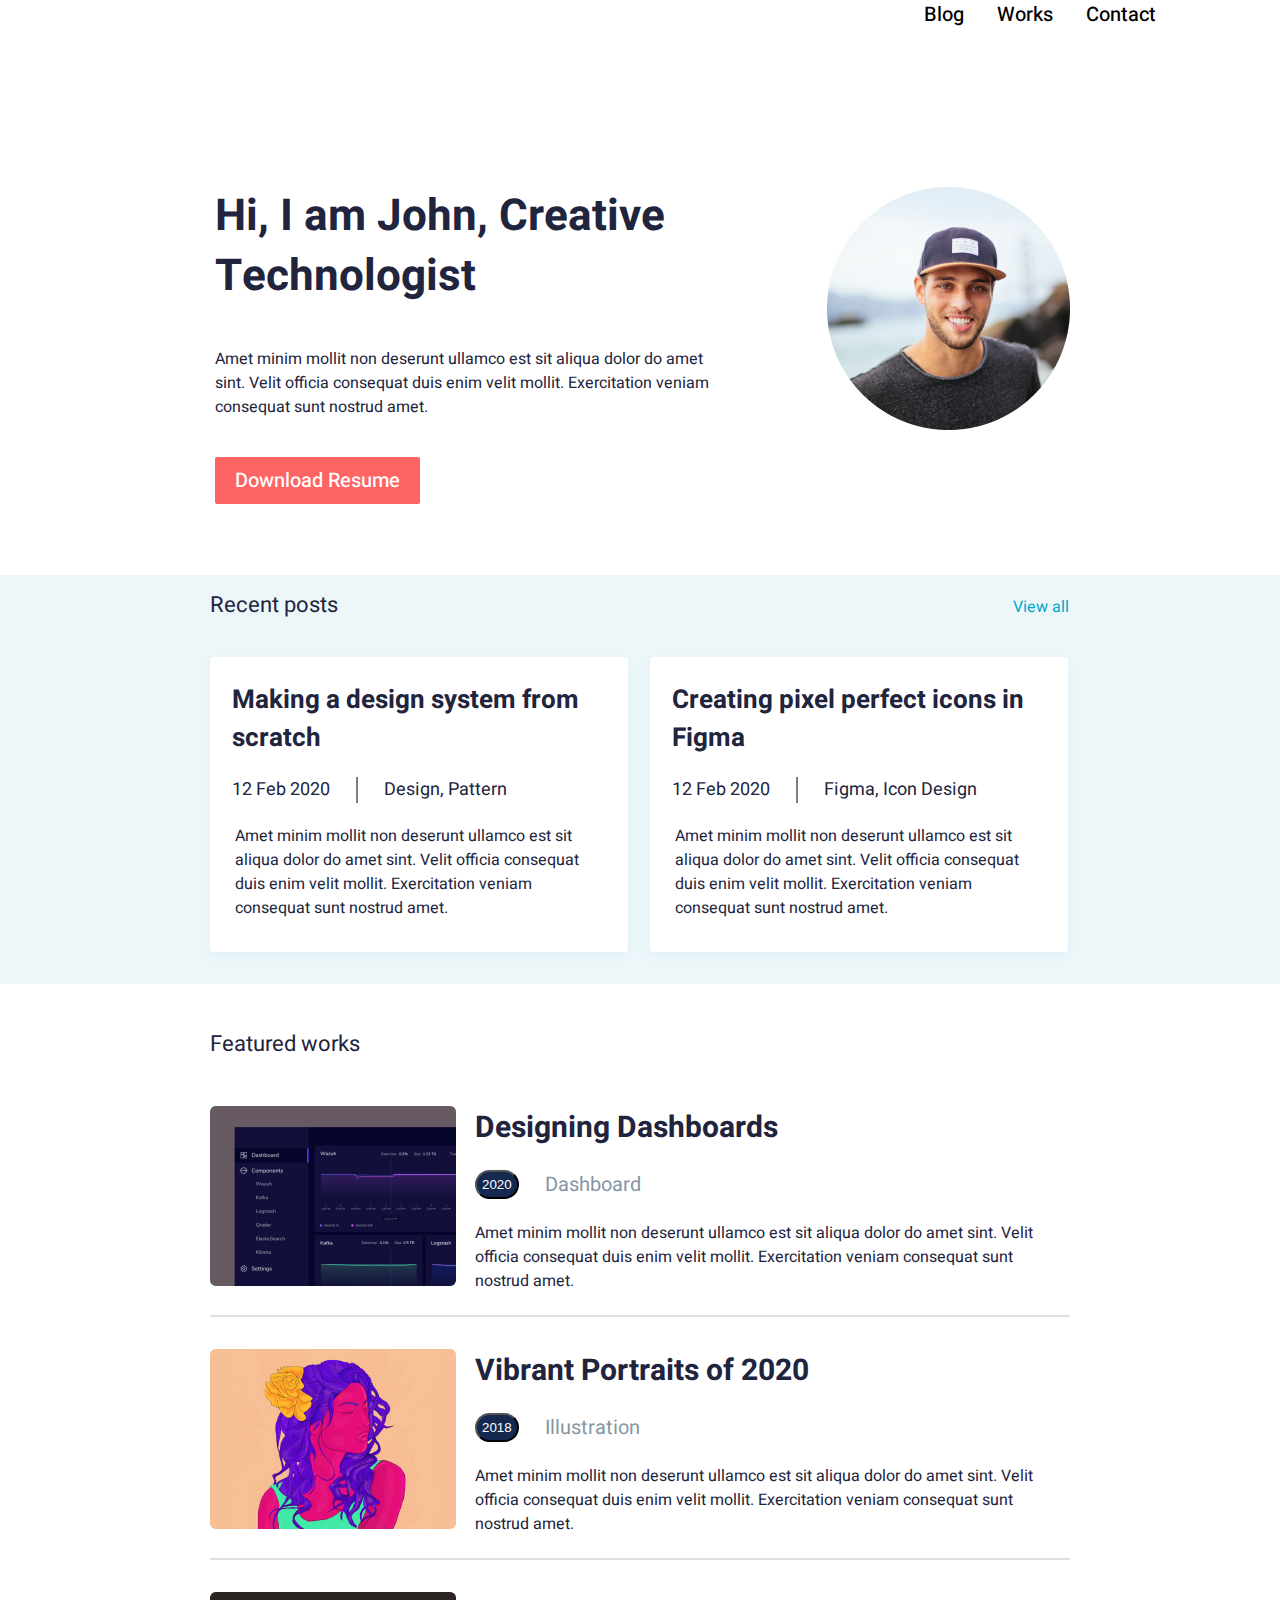
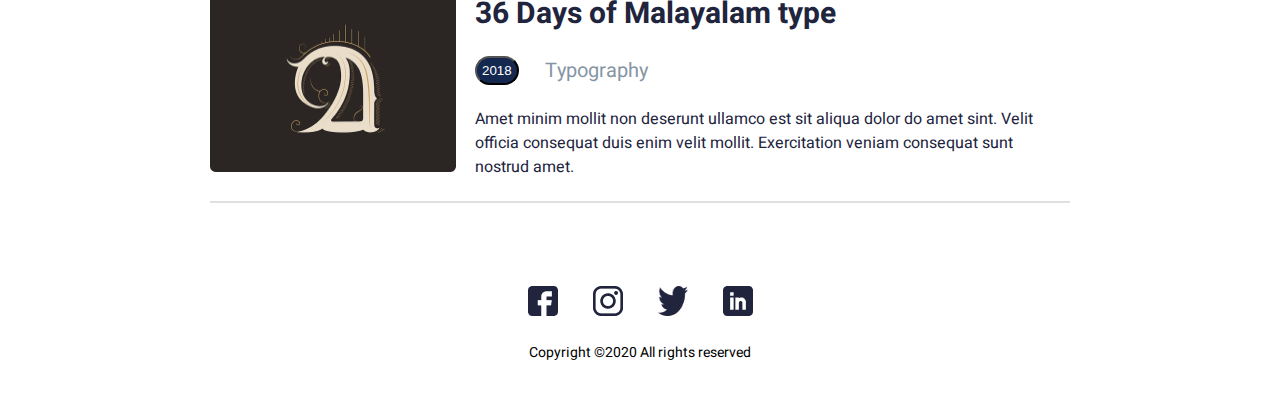
<file: index.html>
<!DOCTYPE html>
<html lang="en">
<head>
    <meta charset="UTF-8">
    <meta http-equiv="X-UA-Compatible" content="IE=edge">
    <meta name="viewport" content="width=device-width, initial-scale=1.0">
    <link rel="stylesheet" href="./public/css/style.css">
    <title>Document</title>
</head>
<body>
    <div class="continer">
        <div class="naobar">
            <ul>
                <li> <a href="./blog.html">Blog</a></li>
                <li> <a href="./Work.html">Works</a></li>
                <li> <a href="./cantact.html">Contact</a></li>
            </ul>
        </div>
        <div class="block">
            <div class="works">
                <div class="name">
                    <h1>Hi, I am John, Creative Technologist</h1>
                    <p>Amet minim mollit non deserunt ullamco est sit aliqua dolor do amet sint. Velit officia consequat duis enim velit mollit. Exercitation veniam consequat sunt nostrud amet.</p>
                    <button class="buton">Download Resume</button>
                </div>
                <div class="image">
                    <img src="./public/image/Ellipse 1.png" alt="">
                </div>
            </div>
        </div>
    </div>
    <div class="port">
        <div class="block">
            <div class="nik">
                <p>Recent posts</p>
                <p class="port-1">View all</p>
            </div>
            <div class="card">
                <div class="card-1">
                    <div class="nike">
                        <h1>Making a design system from scratch</h1>
                    </div>
                    <div class="nike-1">
                        <p>12 Feb 2020</p>
                        <img src="./public/image/Vector 1.png" alt="">
                        <p>Design, Pattern</p>
                    </div>
                    <div class="nike-2">
                        <p>Amet minim mollit non deserunt ullamco est sit aliqua dolor do amet sint. Velit officia consequat duis enim velit mollit. Exercitation veniam consequat sunt nostrud amet.</p>
                    </div>
                </div>
                <div class="card-1">
                    <div class="nike">
                        <h1>Creating pixel perfect icons in Figma</h1>
                    </div>
                    <div class="nike-1">
                        <p>12 Feb 2020</p>
                        <img src="./public/image/Vector 1 (1).png" alt="">
                        <p>Figma, Icon Design</p>
                    </div>
                    <div class="nike-2">
                        <p>Amet minim mollit non deserunt ullamco est sit aliqua dolor do amet sint. Velit officia consequat duis enim velit mollit. Exercitation veniam consequat sunt nostrud amet.</p>
                    </div>
                </div>
            </div>
        </div>
    </div>
    <div class="block">
        <div class="foter">
            <p>Featured works</p>
        </div>
        <div class="list">
            <div class="rectangle">
                <img src="./public/image/Rectangle 30.png" alt="">
            </div>
            <div class="list_item">
                <div class="point">
                    <h1>Designing Dashboards</h1>
                </div>
                <div class="list_second">
                    <button class="buton-1">2020</button>
                    <p>Dashboard</p>
                </div>
                <div class="point-1">
                    <p>Amet minim mollit non deserunt ullamco est sit aliqua dolor do amet sint. Velit officia consequat duis enim velit mollit. Exercitation veniam consequat sunt nostrud amet.</p>
                </div>
            </div>
        </div>
        <div class="cloudy"></div>
        <div class="list">
            <div class="rectangle">
                <img src="./public/image/Rectangle 32.png" alt="">
            </div>
            <div class="list_item">
                <div class="point">
                    <h1>Vibrant Portraits of 2020</h1>
                </div>
                <div class="list_second">
                    <button class="buton-1">2018</button>
                    <p>Illustration</p>
                </div>
                <div class="point-1">
                    <p>Amet minim mollit non deserunt ullamco est sit aliqua dolor do amet sint. Velit officia consequat duis enim velit mollit. Exercitation veniam consequat sunt nostrud amet.</p>
                </div>
            </div>
        </div>
        <div class="cloudy"></div>
        <div class="list">
            <div class="rectangle">
                <img src="./public/image/Rectangle 34.png" alt="">
            </div>
            <div class="list_item">
                <div class="point">
                    <h1>36 Days of Malayalam type</h1>
                </div>
                <div class="list_second">
                    <button class="buton-1">2018</button>
                    <p>Typography</p>
                </div>
                <div class="point-1">
                    <p>Amet minim mollit non deserunt ullamco est sit aliqua dolor do amet sint. Velit officia consequat duis enim velit mollit. Exercitation veniam consequat sunt nostrud amet.</p>
                </div>
            </div>
        </div>
        <div class="cloudy"></div>
        <div class="logo">
            <div class="logo-1">
                <img src="./public/image/fb (1).png" alt="">
                <img src="./public/image/insta (1).png" alt="">
                <img src="./public/image/Group (3).png" alt="">
                <img src="./public/image/Linkedin (1).png" alt="">
            </div>
            <p>Copyright ©2020 All rights reserved </p>
        </div>
    </div>
    
</body>
</html>
</file>
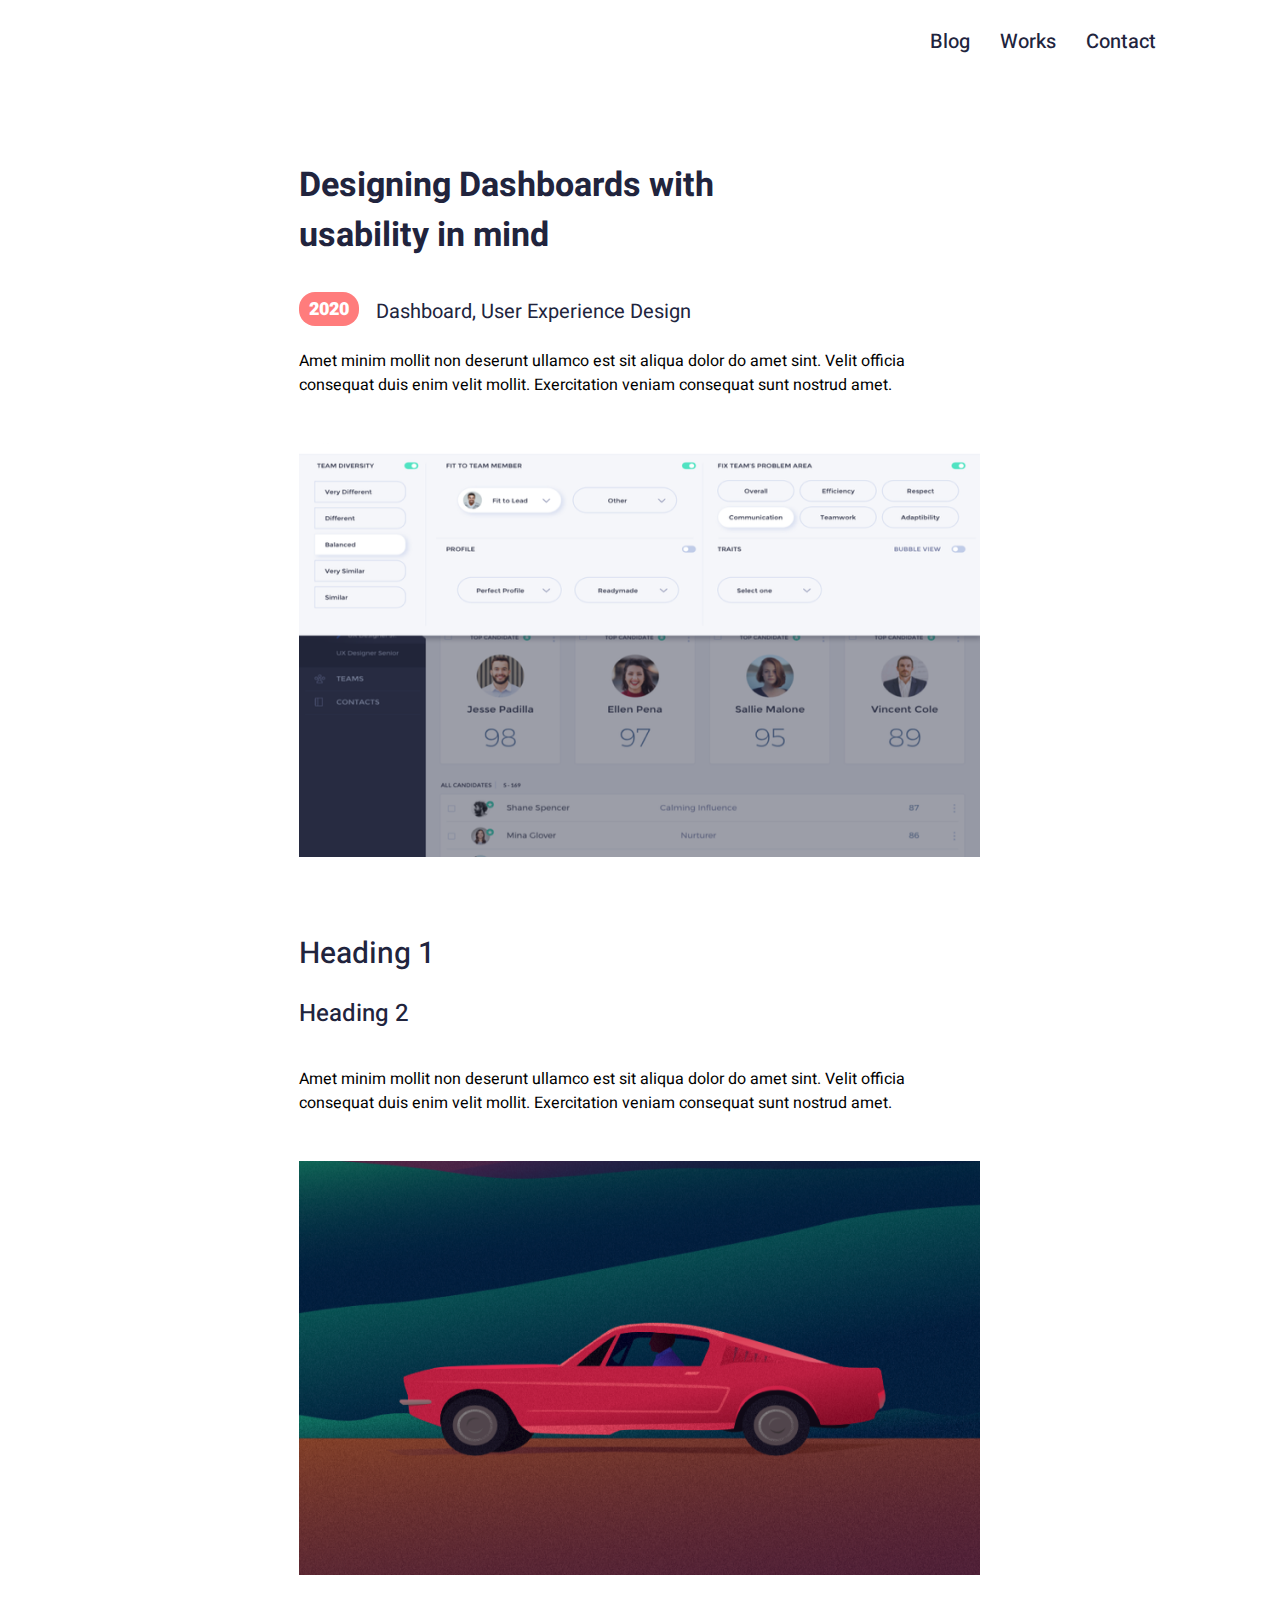
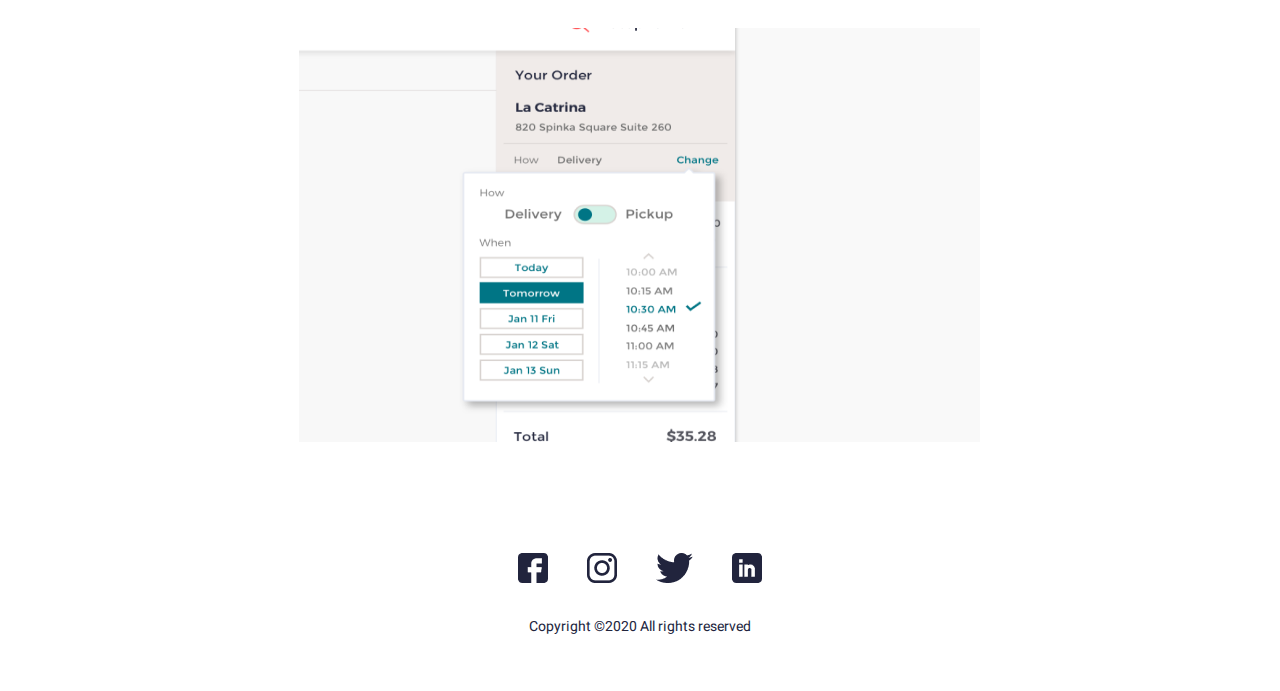
<file: cantact.html>
<!DOCTYPE html>
<html lang="en">
<head>
    <meta charset="UTF-8">
    <meta http-equiv="X-UA-Compatible" content="IE=edge">
    <meta name="viewport" content="width=device-width, initial-scale=1.0">
    <link rel="stylesheet" href="./public/css/cantact.css">
    <title>Document</title>
</head>
<body>
    <div class="continer">
        <div class="naobar">
            <ul>
                <li><a href="./blog.html">Blog</a></li>
                <li><a href="./Work.html">Works</a></li>
                <li> <a href="./cantact.html">Contact</a></li>
            </ul>
        </div>
        <div class="block">
            <div class="name">
                <h1>Designing Dashboards with usability in mind</h1>
            </div>
            <div class="name-1">
                <button>2020</button>
                <p>Dashboard, User Experience Design</p>
            </div>
            <div class="name">
                <p>Amet minim mollit non deserunt ullamco est sit aliqua dolor do amet sint. Velit officia consequat duis enim velit mollit. Exercitation veniam consequat sunt nostrud amet.</p>
                <img src="./public/image/Rectangle 4.png" alt="">
                <h2>Heading 1</h2>
                <h3>Heading 2</h3>
                <p>Amet minim mollit non deserunt ullamco est sit aliqua dolor do amet sint. Velit officia consequat duis enim velit mollit. Exercitation veniam consequat sunt nostrud amet.</p>
                <img src="./public/image/Rectangle 5.png" alt="">
                <img src="./public/image/Rectangle 6.png" alt="">
            </div>
            <div class="title">
                <div class="image">
                    <img src="./public/image/fb.png" alt="">
                    <img class="nike" src="./public/image/insta.png" alt="">
                    <img class="nike" src="./public/image/Group (1).png" alt="">
                    <img class="nike" src="./public/image/Linkedin.png" alt="">
                </div>
                <p>Copyright ©2020 All rights reserved </p>
            </div>
        </div>
    </div>
    
</body>
</html>
</file>
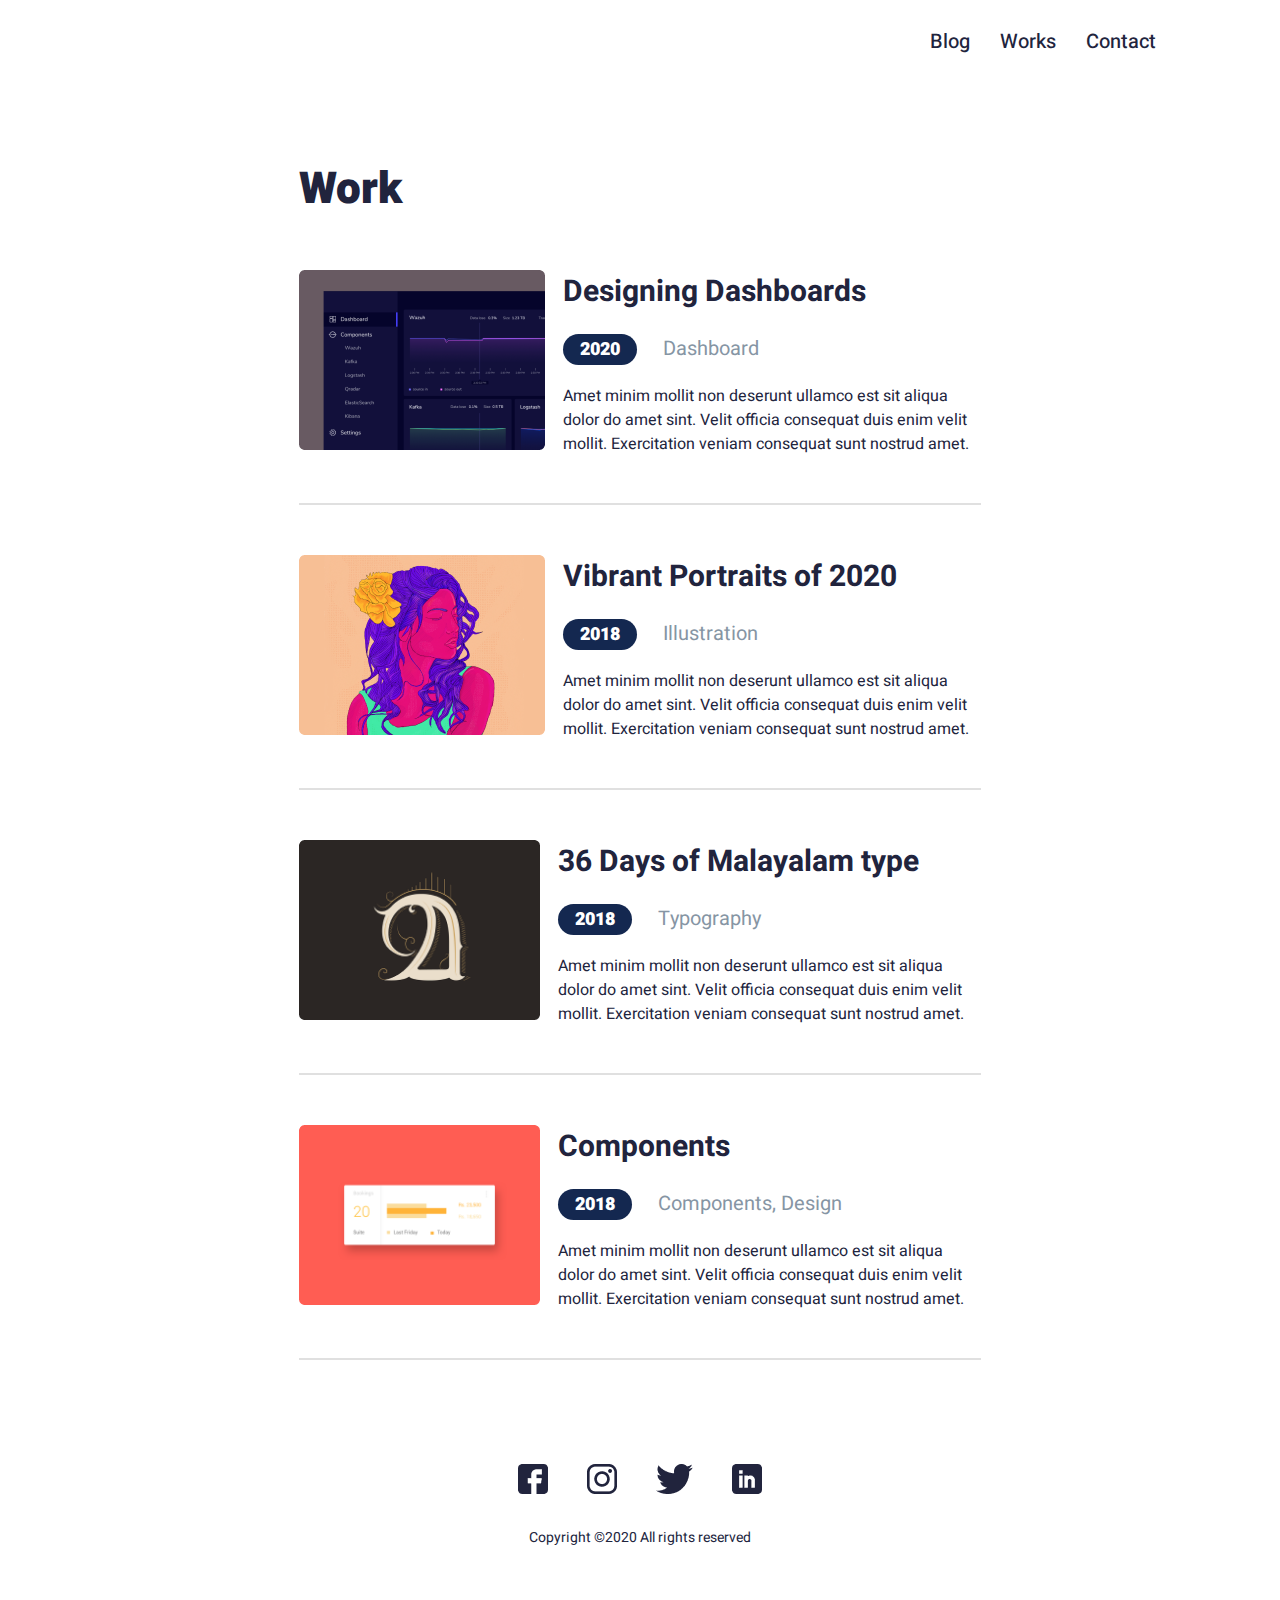
<file: Work.html>
<!DOCTYPE html>
<html lang="en">

<head>
    <meta charset="UTF-8">
    <meta http-equiv="X-UA-Compatible" content="IE=edge">
    <meta name="viewport" content="width=device-width, initial-scale=1.0">
    <link rel="stylesheet" href="./public/css/Work.css">
    <title>Document</title>
</head>

<body>
    <div class="continer">
        <div class="naobar">
            <ul>
                <li><a href="./blog.html">Blog</a></li>
                <li><a href="./Work.html">Works</a></li>
                <li> <a href="./cantact.html">Contact</a></li>
            </ul>
        </div>
        <div class="block">
            <div class="name">
                <h1>Work</h1>
            </div>
            <div class="list">
                <img src="./public/image/Rectangle 30 (1).png" alt="">
                <div class="list-1">
                    <div class="nik">
                        <h1>Designing Dashboards</h1>
                    </div>
                    <div class="nik-1">
                        <button>2020</button>
                        <p>Dashboard</p>
                    </div>
                    <div class="nik">
                        <p>Amet minim mollit non deserunt ullamco est sit aliqua dolor do amet sint. Velit officia consequat duis enim velit mollit. Exercitation veniam consequat sunt nostrud amet.</p>
                    </div>
                </div>
            </div>
            <div class="word"></div>
            <div class="list">
                <img src="./public/image/Rectangle 32.png" alt="">
                <div class="list-1">
                    <div class="nik">
                        <h1>Vibrant Portraits of 2020</h1>
                    </div>
                    <div class="nik-1">
                        <button>2018</button>
                        <p>Illustration</p>
                    </div>
                    <div class="nik">
                        <p>Amet minim mollit non deserunt ullamco est sit aliqua dolor do amet sint. Velit officia consequat duis enim velit mollit. Exercitation veniam consequat sunt nostrud amet.</p>
                    </div>
                </div>
            </div>
            <div class="word"></div>
            <div class="list">
                <img src="./public/image/Rectangle 34.png" alt="">
                <div class="list-1">
                    <div class="nik">
                        <h1>36 Days of Malayalam type</h1>
                    </div>
                    <div class="nik-1">
                        <button>2018</button>
                        <p>Typography</p>
                    </div>
                    <div class="nik">
                        <p>Amet minim mollit non deserunt ullamco est sit aliqua dolor do amet sint. Velit officia consequat duis enim velit mollit. Exercitation veniam consequat sunt nostrud amet.</p>
                    </div>
                </div>
            </div>
            <div class="word"></div>
            <div class="list">
                <img src="./public/image/Rectangle 40.png" alt="">
                <div class="list-1">
                    <div class="nik">
                        <h1>Components</h1>
                    </div>
                    <div class="nik-1">
                        <button>2018</button>
                        <p>Components, Design</p>
                    </div>
                    <div class="nik">
                        <p>Amet minim mollit non deserunt ullamco est sit aliqua dolor do amet sint. Velit officia consequat duis enim velit mollit. Exercitation veniam consequat sunt nostrud amet.</p>
                    </div>
                </div>
            </div>
            <div class="word"></div>
            <div class="title">
                <div class="image">
                    <img src="./public/image/fb.png" alt="">
                    <img class="nike" src="./public/image/insta.png" alt="">
                    <img class="nike" src="./public/image/Group (1).png" alt="">
                    <img class="nike" src="./public/image/Linkedin.png" alt="">
                </div>
                <p>Copyright ©2020 All rights reserved </p>
            </div>
        </div>
    </div>

</body>

</html>
</file>
<file: public/css/style.css>
@import url('https://fonts.googleapis.com/css2?family=Archivo:ital,wght@0,100;0,200;0,300;0,400;0,500;0,600;0,700;0,800;0,900;1,100;1,200;1,300;1,400;1,500;1,600;1,700;1,800;1,900&family=Heebo:wght@100;200;300;400;500;600;700;800;900&family=Libre+Franklin:ital,wght@0,100;0,200;0,300;0,400;0,500;0,600;0,700;0,800;0,900;1,100;1,200;1,300;1,400;1,500;1,600;1,700;1,800;1,900&family=Oswald:wght@200;300;400;500;600;700&family=Poppins:ital,wght@0,100;0,200;0,300;0,400;0,500;0,600;0,700;0,800;0,900;1,100;1,200;1,300;1,400;1,500;1,600;1,700;1,800;1,900&family=Roboto:ital,wght@0,100;0,300;0,400;0,500;0,700;0,900;1,100;1,300;1,400;1,500;1,700;1,900&family=Source+Serif+Pro:ital,wght@0,200;0,300;0,400;0,600;0,700;0,900;1,200;1,300;1,400;1,600;1,700;1,900&family=Tenor+Sans&display=swap');


* {
    padding: 0;
    margin: 0;
    box-sizing: border-box;
    list-style-type: none;
    text-decoration: none;
}

.continer {
    width: 1152px;
    margin: 0 auto;
}

.naobar {
    width: 1152px;
    margin: 0 auto;
}

.naobar ul {
    display: flex;
    column-gap: 33px;
    float: right;
    padding-right: 60px;
}

.naobar ul li a {
    font-family: "Heebo";
    font-style: normal;
    font-weight: 500;
    font-size: 20px;
    line-height: 29px;
    color: #000;
}

.block {
    width: 860px;
    margin: 0 auto;
}

.works {
    width: 860px;
    margin: 0 auto;
    padding-top: 158px;
    display: flex;
    justify-content: space-between;
    column-gap: 110px;
}

.name {
    width: 497px;
    margin: 0 auto;
}

.name h1 {
    max-width: 497px;
    font-family: "Heebo";
    font-style: normal;
    font-weight: 700;
    font-size: 44px;
    line-height: 60px;
    color: #21243d;
}

.name p {
    max-width: 497px;
    font-family: "heebo";
    font-style: normal;
    font-weight: 400;
    font-size: 16px;
    padding-top: 40px;
    line-height: 24px;
    color: #21243d;
}

.name .buton {
    font-family: 'Heebo';
    font-style: normal;
    font-weight: 500;
    font-size: 20px;
    line-height: 29px;
    padding: 9px 20px;
    color: #FFFFFF;
    background: #FF6464;
    border-radius: 2px;
    border: none;
    margin-top: 38px;
}

.image {
    width: 243px;
    height: 243px;

}

.port {
    background: #EDF7FA;
    margin-top: 71px;
}

.nik {
    display: flex;
    column-gap: 675px;
}

.nik p {
    font-family: "Heebo";
    font-style: normal;
    font-weight: 400;
    font-size: 22px;
    line-height: 60px;
    /* identical to box height, or 
    273% */
    align-items: flex-end;
    /* dark color */
    color: #21243d;
}

.nik .port-1 {
    font-family: 'Heebo';
    font-style: normal;
    font-weight: 400;
    font-size: 16px;
    line-height: 24px;
    text-align: right;
    padding-top: 20px;

    /* Secondry */

    color: #00A8CC;
}

.card {
    display: flex;
    column-gap: 22px;
    padding-top: 22px;
}

.card-1 {
    width: 418px;
    height: 295px;
    background: #FFFFFF;
    box-shadow: 0px 4px 10px rgba(187, 225, 250, 0.25);
    border-radius: 4px;
    margin-bottom: 32px;
}

.nike h1 {
    max-width: 374px;
    margin: 0 auto;
    font-family: 'Heebo';
    font-style: normal;
    font-weight: 700;
    font-size: 26px;
    line-height: 38px;

    /* Dark Color */

    color: #21243D;
    padding-top: 24px;
}

.nike-1 {
    max-width: 374px;
    margin: 0 auto;
    display: flex;
    column-gap: 26px;
    padding-top: 20px;
}

.nike-1 p {
    font-family: 'Heebo';
    font-style: normal;
    font-weight: 400;
    font-size: 18px;
    line-height: 26px;

    /* Dark Color */

    color: #21243D;
}

.nike-2 p {
    max-width: 368px;
    margin: 0 auto;
    font-family: 'Heebo';
    font-style: normal;
    font-weight: 400;
    font-size: 16px;
    line-height: 24px;
    padding-top: 21px;

    /* Dark Color */

    color: #21243D;
}

.foter p {
    font-family: 'Heebo';
    font-style: normal;
    font-weight: 400;
    font-size: 22px;
    line-height: 60px;
    padding-top: 30px;
    /* identical to box height, or 273% */


    /* Dark Color */

    color: #21243D;

}

.list {
    display: flex;
    column-gap: 18px;
    padding-top: 32px;
}

.rectangle img {
    width: 246px;
    height: 180px;
}

.list_item {
    width: 594px;
    margin: 0 auto;
}

.point h1 {
    font-family: 'Heebo';
    font-style: normal;
    font-weight: 700;
    font-size: 30px;
    line-height: 44px;
    /* identical to box height */


    /* Dark Color */

    color: #21243D;
}

.list_second {
    display: flex;
    column-gap: 26px;
    padding-top: 20px;
}

.list_second .buton-1 {
    background: #142850;
    border-radius: 16px;
    color: #ffffff;
    padding: 1px 5px;
}

.list_second p {
    font-family: 'Heebo';
    font-style: normal;
    font-weight: 400;
    font-size: 20px;
    line-height: 29px;

    /* Light */

    color: #8695A4;
}

.point-1 p {
    font-family: 'Heebo';
    font-style: normal;
    font-weight: 400;
    font-size: 16px;
    line-height: 24px;
    padding-top: 22px;

    /* Dark Color */

    color: #21243D;

}

.cloudy {
    margin-top: 22px;
    border: 1px solid #E0E0E0;

}

.logo {
    padding-top: 83px;
}

.logo-1 {
    width: 225px;
    display: flex;
    column-gap: 35px;
    margin-top: 51px;
    margin: 0 auto;
}

.logo-1 img {
    width: 30px;
    height: 30px;
}

.logo p {
    text-align: center;
    padding-top: 26px;
    font-family: "heebo";
    font-size: 14px;
    font-style: normal;
    line-height: 21px;
    font-weight: 400;
    padding-bottom: 54px;
}
</file>
<file: public/css/cantact.css>
@import url('https://fonts.googleapis.com/css2?family=Archivo:ital,wght@0,100;0,200;0,300;0,400;0,500;0,600;0,700;0,800;0,900;1,100;1,200;1,300;1,400;1,500;1,600;1,700;1,800;1,900&family=Heebo:wght@100;200;300;400;500;600;700;800;900&family=Libre+Franklin:ital,wght@0,100;0,200;0,300;0,400;0,500;0,600;0,700;0,800;0,900;1,100;1,200;1,300;1,400;1,500;1,600;1,700;1,800;1,900&family=Oswald:wght@200;300;400;500;600;700&family=Poppins:ital,wght@0,100;0,200;0,300;0,400;0,500;0,600;0,700;0,800;0,900;1,100;1,200;1,300;1,400;1,500;1,600;1,700;1,800;1,900&family=Roboto:ital,wght@0,100;0,300;0,400;0,500;0,700;0,900;1,100;1,300;1,400;1,500;1,700;1,900&family=Source+Serif+Pro:ital,wght@0,200;0,300;0,400;0,600;0,700;0,900;1,200;1,300;1,400;1,600;1,700;1,900&family=Tenor+Sans&display=swap');

* {
    padding: 0;
    margin: 0;
    box-sizing: border-box;
    list-style-type: none;
    text-decoration: none;
    font-family: "heebo";
}

.continer {
    width: 1152px;
    margin: 0 auto;
}

.naobar {
    width: 1152px;
    margin: 0 auto;
}

.naobar ul {
    display: flex;
    column-gap: 30px;
    float: right;
    padding-top: 27px;
    padding-right: 60px;
}

.naobar ul li a {
    font-style: normal;
    font-weight: 500;
    font-size: 20px;
    line-height: 29px;

    /* Dark */

    color: #21243D;
}

.block {
    width: 682px;
    margin: 0 auto;
    padding-top: 160px;
}

.name h1 {
    max-width: 506px;
    font-size: 34px;
    font-weight: 700;
    line-height: 50px;
    font-style: normal;
    color: #21243D;
}

.name-1 {
    display: flex;
    column-gap: 17px;
    padding-top: 32px;
}

.name-1 button {
    background: #FF7C7C;
    border-radius: 16px;
    font-style: normal;
    font-weight: 900;
    font-size: 18px;
    border: none;
    /* identical to box height, or 333% */

    display: flex;
    align-items: center;
    padding: 2px 10px;

    color: #FFFFFF;
}

.name-1 p {
    padding-top: 5px;
    font-style: normal;
    font-weight: 400;
    font-size: 20px;
    line-height: 29px;

    /* Dark Color */

    color: #21243D;
}

.name p {
    font-style: normal;
    font-weight: 400;
    font-size: 16px;
    line-height: 24px;

    color: #000000;
    padding-top: 23px;
}

.name img {
    width: 681px;
    height: 460px;
    padding-top: 46px;
}

.name h2 {
    font-style: normal;
    font-weight: 500;
    font-size: 30px;
    line-height: 60px;
    /* or 200% */


    /* Dark Color */

    color: #21243D;
    padding-top: 60px;
}

.name h3 {
    font-style: normal;
    font-weight: 500;
    font-size: 24px;
    line-height: 60px;
    /* or 250% */


    /* Dark Color */

    color: #21243D;
}

.title {
    text-align: center;
    margin-top: 53px;
    margin-bottom: 54px;
}

.image {
    padding-top: 51px;
}

.image .nike {
    padding-left: 35px;
}

.title p {
    padding-top: 26px;
    font-style: normal;
    font-weight: 400;
    font-size: 14px;
    line-height: 21px;
    text-align: center;
    color: #21243D;
}
</file>
<file: public/css/Work.css>
@import url('https://fonts.googleapis.com/css2?family=Archivo:ital,wght@0,100;0,200;0,300;0,400;0,500;0,600;0,700;0,800;0,900;1,100;1,200;1,300;1,400;1,500;1,600;1,700;1,800;1,900&family=Heebo:wght@100;200;300;400;500;600;700;800;900&family=Libre+Franklin:ital,wght@0,100;0,200;0,300;0,400;0,500;0,600;0,700;0,800;0,900;1,100;1,200;1,300;1,400;1,500;1,600;1,700;1,800;1,900&family=Oswald:wght@200;300;400;500;600;700&family=Poppins:ital,wght@0,100;0,200;0,300;0,400;0,500;0,600;0,700;0,800;0,900;1,100;1,200;1,300;1,400;1,500;1,600;1,700;1,800;1,900&family=Roboto:ital,wght@0,100;0,300;0,400;0,500;0,700;0,900;1,100;1,300;1,400;1,500;1,700;1,900&family=Source+Serif+Pro:ital,wght@0,200;0,300;0,400;0,600;0,700;0,900;1,200;1,300;1,400;1,600;1,700;1,900&family=Tenor+Sans&display=swap');

* {
    padding: 0;
    margin: 0;
    box-sizing: border-box;
    list-style-type: none;
    text-decoration: none;
    font-family: "heebo";
}

.continer {
    width: 1152px;
    margin: 0 auto;
}

.naobar {
    width: 1152px;
    margin: 0 auto;
}

.naobar ul {
    display: flex;
    column-gap: 30px;
    float: right;
    padding-top: 27px;
    padding-right: 60px;
}

.naobar ul li a {
    font-style: normal;
    font-weight: 500;
    font-size: 20px;
    line-height: 29px;

    /* Dark */

    color: #21243D;
}

.block {
    width: 682px;
    margin: 0 auto;
    padding-top: 160px;
}

.name h1 {
    font-family: 'Heebo';
    font-style: normal;
    font-weight: 900;
    font-size: 44px;
    line-height: 60px;
    /* or 136% */


    /* Dark Color */

    color: #21243D;
}

.list {
    width: 100%;
    margin: 0 auto;
    display: flex;
    column-gap: 18px;
    padding-top: 50px;
}

.list img {
    width: 246px;
    height: 180px;
}

.nik h1 {
    font-family: 'Heebo';
    font-style: normal;
    font-weight: 700;
    font-size: 30px;
    line-height: 44px;
    /* identical to box height */


    /* Dark Color */

    color: #21243D;
}

.nik-1 {
    display: flex;
    column-gap: 26px;
    padding-top: 20px;
}
.nik-1 button {
    font-style:normal;
    font-size: 18px;  
    font-weight: 900;
    background: #142850;
    border-radius: 16px;
    border: none;
    color: #FFFFFF;
    padding: 2px 17px;    
}
.nik-1 p{
    font-weight: 400px;
    font-style: normal;
    font-size: 20px;
    line-height: 29px;
    color: #8695A4;
}
.nik p{
    font-weight: 400;
    font-size: 16px;
    font-style: normal;
    line-height: 24px;
    color: #21243D;
    padding-top: 19px;
}
.word{
    width: 682px;
    border: 1px solid #E0E0E0;
    margin-top: 47px;
}
.title {
    text-align: center;
    margin-top: 53px;
    margin-bottom: 54px;
}

.image {
    padding-top: 51px;
}

.image .nike {
    padding-left: 35px;
}

.title p {
    padding-top: 26px;
    font-style: normal;
    font-weight: 400;
    font-size: 14px;
    line-height: 21px;
    text-align: center;
    color: #21243D;
}
</file>
